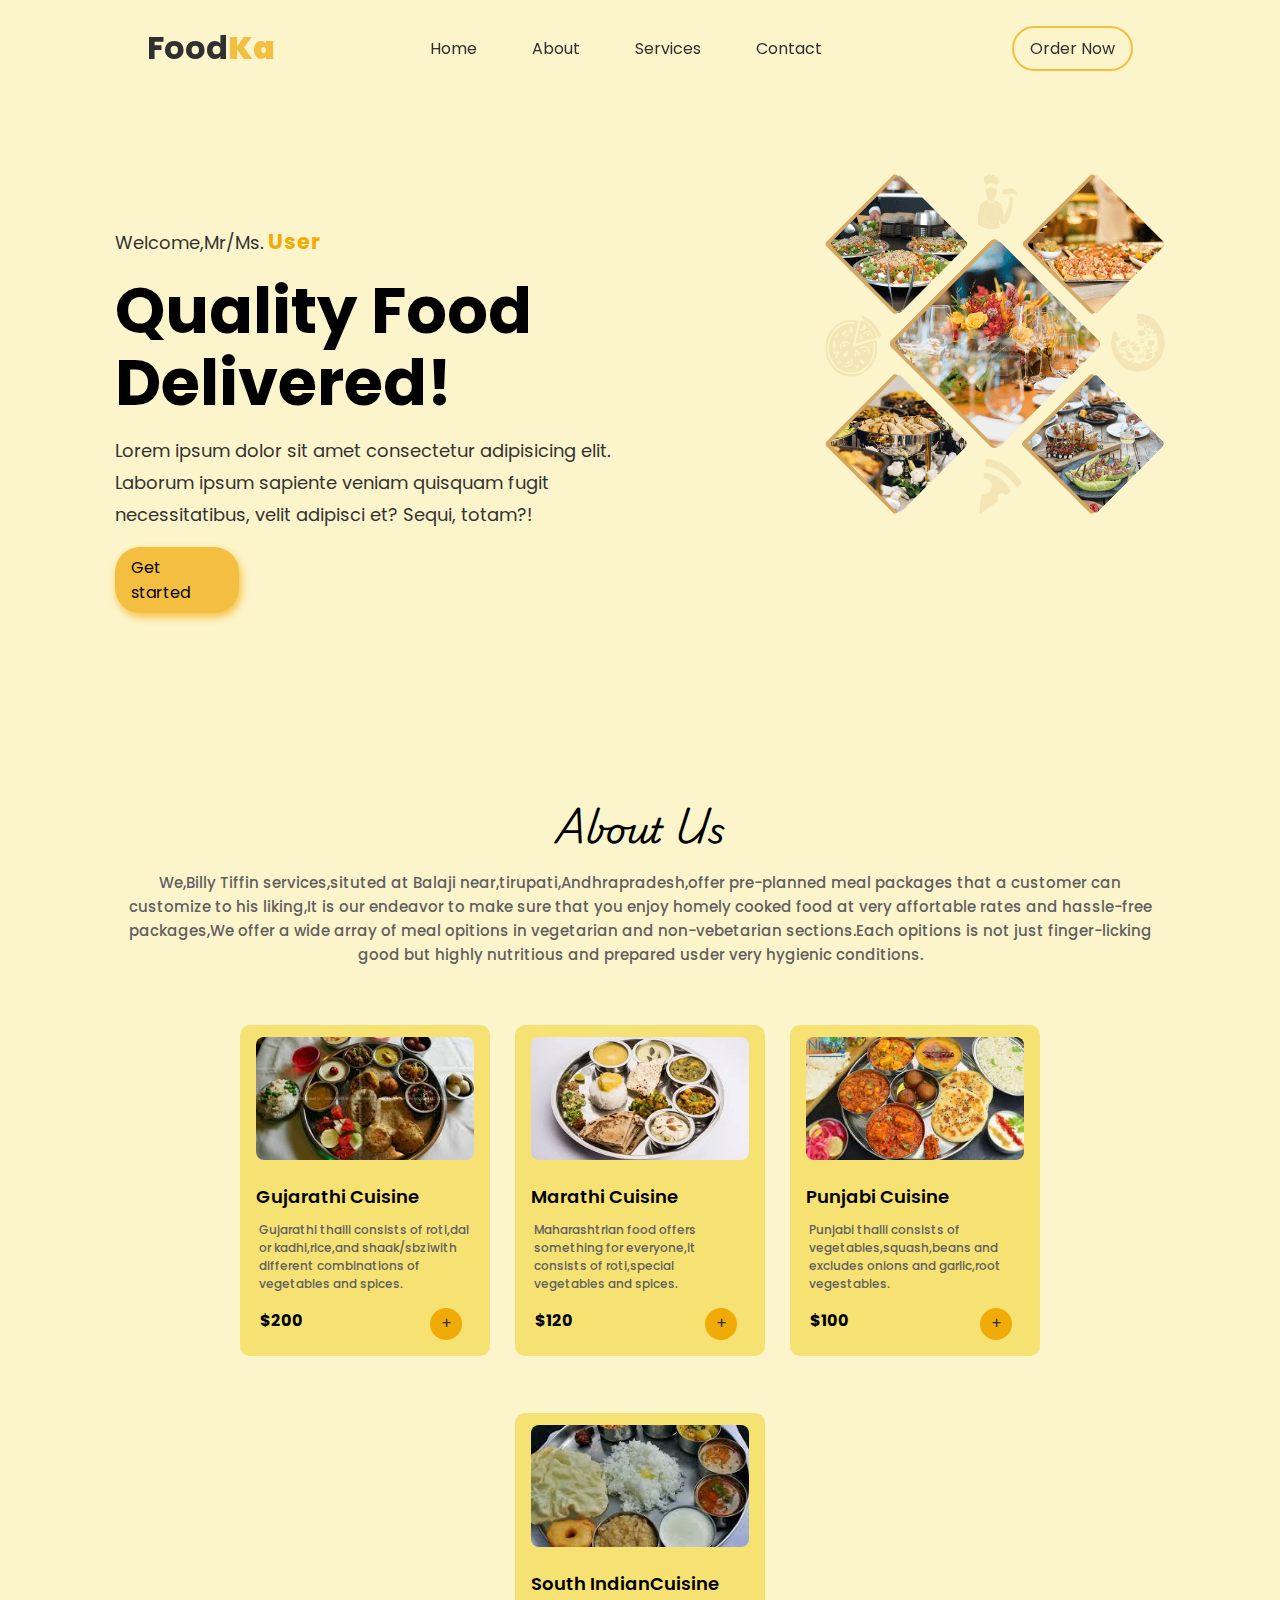
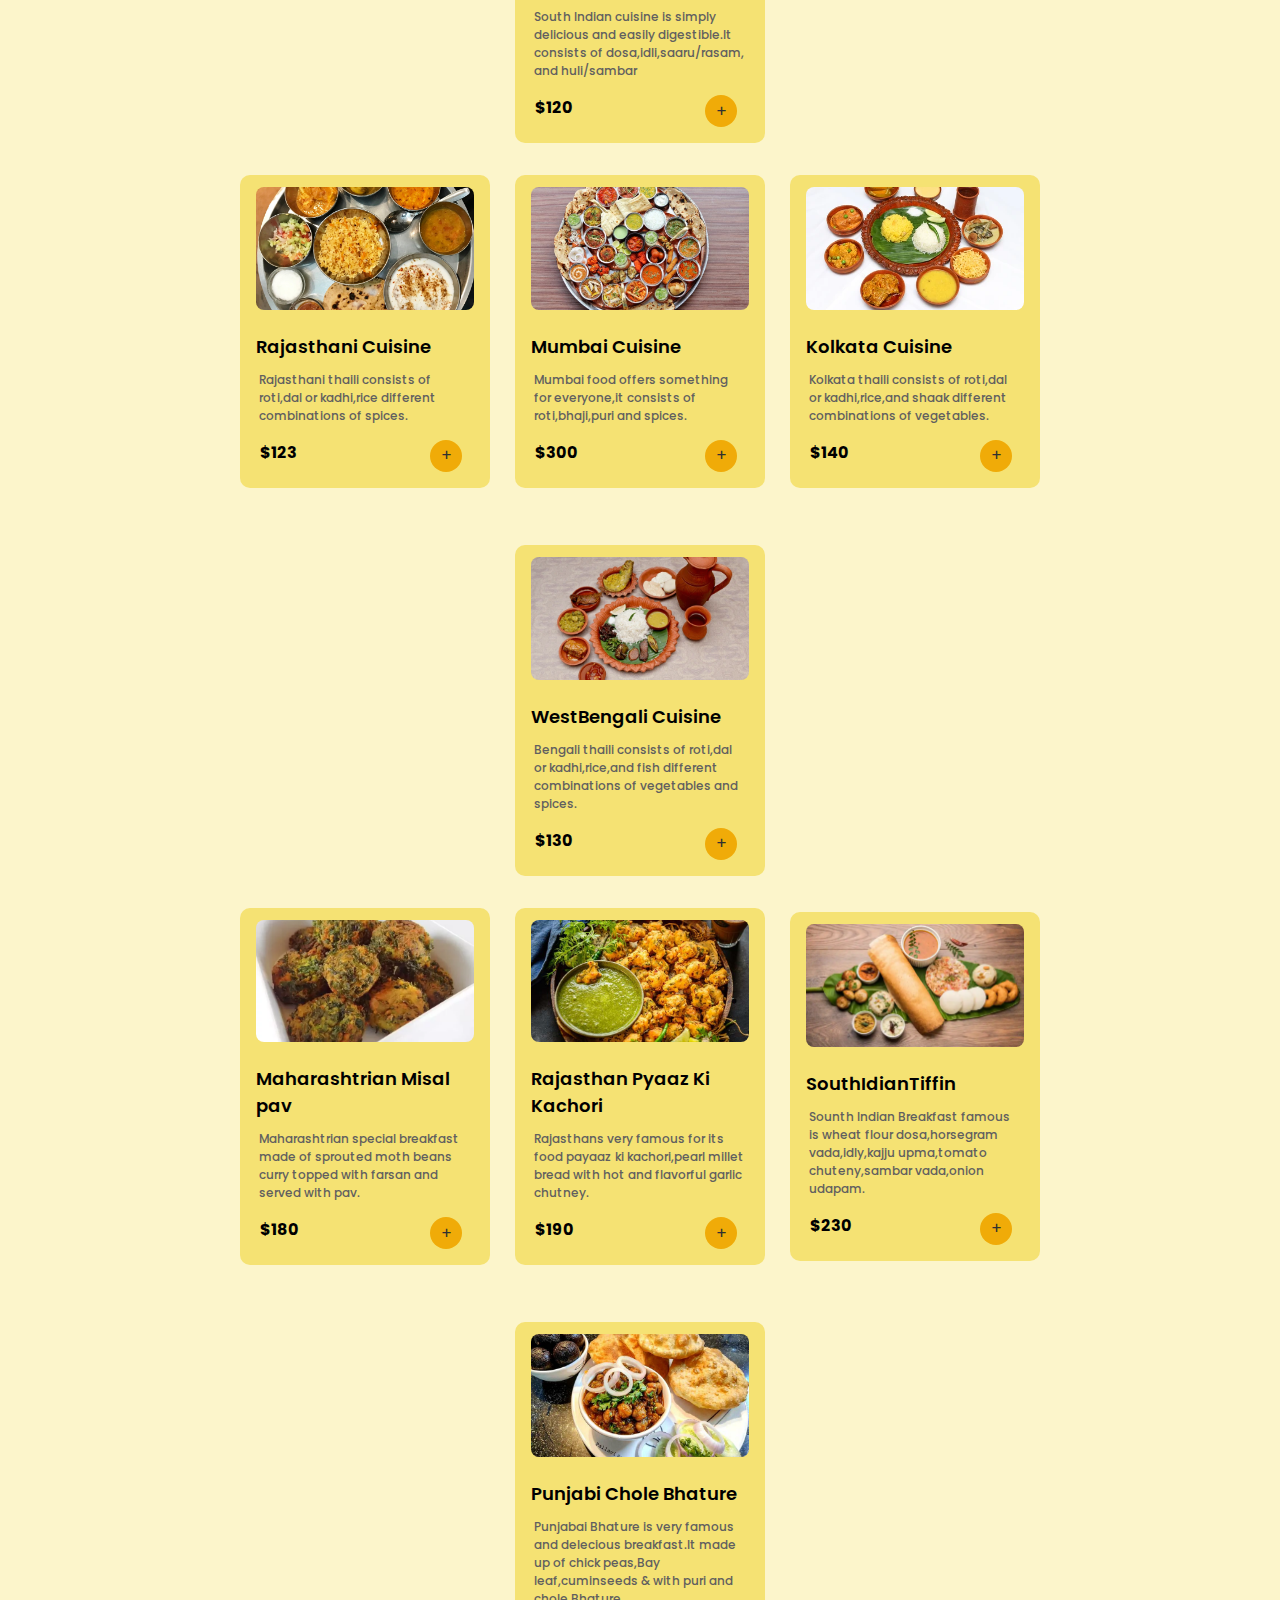
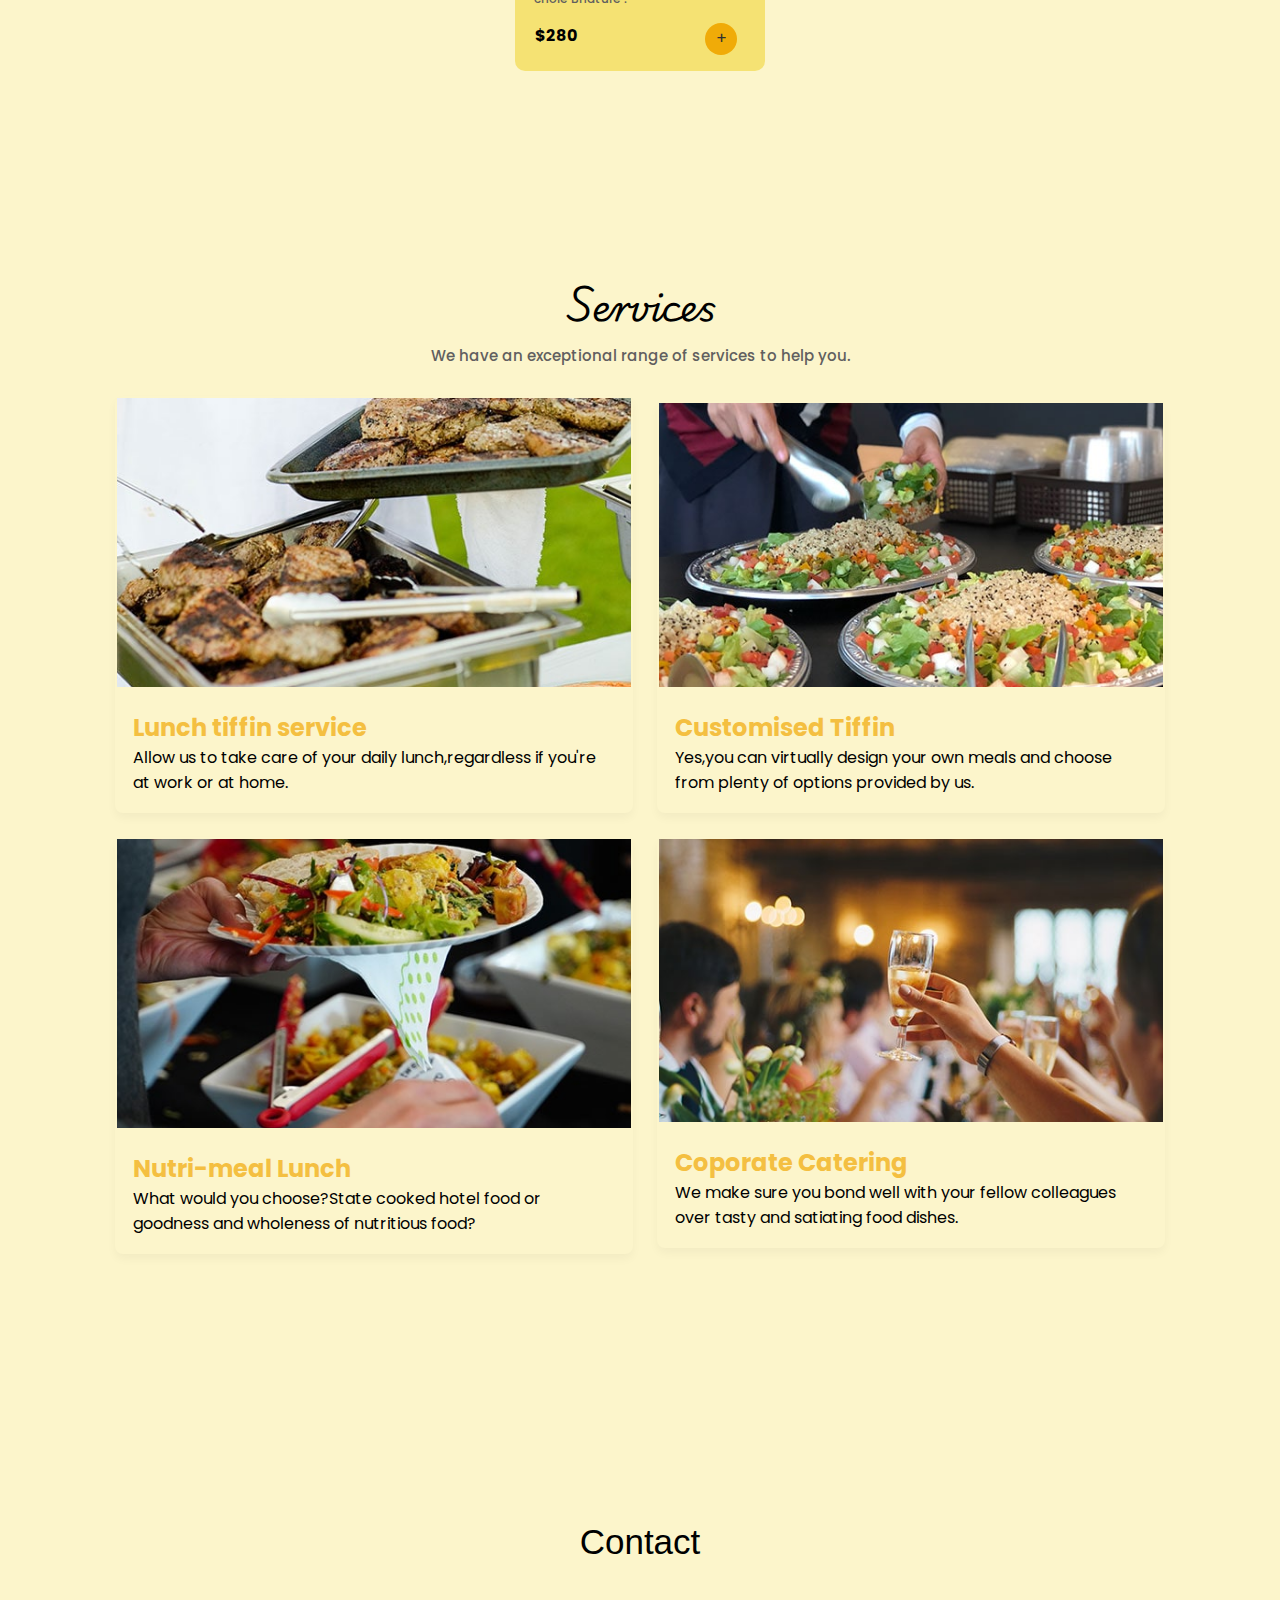
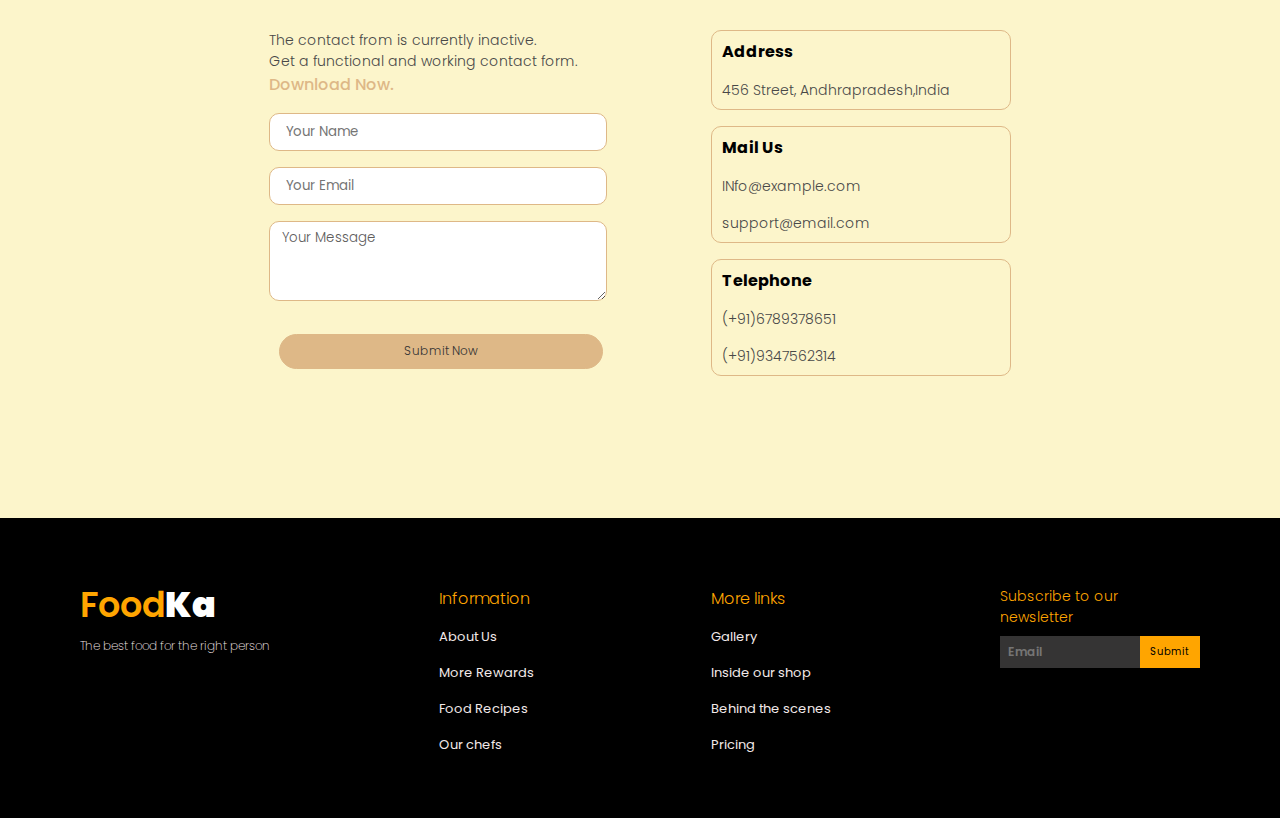
<file: tiffin center/index.html>
<!DOCTYPE html>
<html lang="en">

<head>
  <meta charset="UTF-8">
  <link rel="icon" type="image/x-icon" href="/images/cheif.png">
  <meta name="viewport" content="width=device-width, initial-scale=1.0">
  <title>FoodKa</title>
  <link rel="stylesheet" href="css/style.css">
  <link rel="stylesheet" href="https://cdnjs.cloudflare.com/ajax/libs/font-awesome/4.7.0/css/font-awesome.min.css">
  <link rel="preconnect" href="https://fonts.googleapis.com">
  <link rel="preconnect" href="https://fonts.gstatic.com" crossorigin>
  <link href="https://fonts.googleapis.com/css2?family=Playwrite+AU+VIC:wght@100..400&display=swap" rel="stylesheet">
  <link rel="preconnect" href="https://fonts.googleapis.com">
  <link rel="preconnect" href="https://fonts.gstatic.com" crossorigin>
  <link href="https://fonts.googleapis.com/css2?family=Playwrite+AU+VIC:wght@100..400&family=Poppins:ital,wght@0,100;0,200;0,300;0,400;0,500;0,600;0,700;0,800;0,900;1,100;1,200;1,300;1,400;1,500;1,600;1,700;1,800;1,900&display=swap" rel="stylesheet">
</head>

<body>
  <nav class="navbar">
    <div class="logo">
      <a href="index.html">Food<b>Ka</b></a>
    </div>
    <div class="nav-links">
      <ul>
        <li><a href="index.html">Home</a></li>
        <li><a href="#about">About</a></li>
        <li><a href="#services">Services</a></li>
        <li><a href="#contact">Contact</a></li>
      </ul>
    </div>
    <div class="order">
      <a href="./Login.html">Order Now</a>
    </div>
    <div class="burger hidden">
      <div class="line1"></div>
      <div class="line2"></div>
      <div class="line3"></div>
    </div>
  </nav>
  <section id="home">
    <div class="left">
      <p id="welcome">Welcome,Mr/Ms. <span class="Uname"></span></p>
      <h1>Quality Food <br> Delivered!</h1>
      <p>Lorem ipsum dolor sit amet consectetur adipisicing elit. Laborum ipsum sapiente veniam quisquam fugit necessitatibus, velit adipisci et? Sequi, totam?!</p>
      <a href="./ResCard.html" class="btn">Get started</a>
    </div>
    <div class="right">
      <img src="./images/hero.png" alt="">
    </div>
  </section>
  <section id="about" class="about">
    <div class="abt">
      <h1>About Us</h1>
      <p>We,Billy Tiffin services,situted at Balaji
        near,tirupati,Andhrapradesh,offer pre-planned meal
        packages that a customer can customize to his liking,It
        is our endeavor to make sure that you enjoy homely
        cooked food at very affortable rates and hassle-free
        packages,We offer a wide array of meal opitions in
        vegetarian and non-vebetarian sections.Each opitions is
        not just finger-licking good but highly nutritious and
        prepared usder very hygienic conditions.</p>
    </div>
    <div class="types">
      <div class="row">
        <div class="des" data-name="1">
          <div class="img">
            <img src="./images/o.jpeg">
          </div>
          <h3> Gujarathi Cuisine</h3>
          <p class="intro">Gujarathi thaili consists of roti,dal or
            kadhi,rice,and shaak/sbziwith different combinations
            of vegetables and spices.</p>
          <div class="price">
            <p>$200</p>
            <div>
              <a href="/ResCard.html" class="btn">+</a>
            </div>
          </div>
        </div>
        <div class="des" data-name="2">
          <div class="img">
            <img src="./images/m.jpeg">
          </div>
          <h3>Marathi Cuisine</h3>
          <p class="intro">Maharashtrian food offers something for everyone,it
            consists of roti,special
            vegetables and spices.</p>
          <div class="price">
            <p>$120</p>
            <div>
              <a href="./ResCard.html" class="btn">+</a>
            </div>
          </div>
        </div>
        <div class="des" data-name="3">
          <div class="img">
            <img src="./images/punjabi.jpeg">
          </div>
          <h3>Punjabi Cuisine</h3>
          <p class="intro">Punjabi thalli consists of
            vegetables,squash,beans and
            excludes onions and garlic,root vegestables.</p>
          <div class="price">
            <p>$100</p>
            <div>
              <a href="./ResCard.html" class="btn">+</a>
            </div>
          </div>
        </div>
        <div class="des" data-name="4">
          <div class="img">
            <img src="./images/s.jpeg">
          </div>
          <h3>South IndianCuisine</h3>
          <p class="intro">South Indian cuisine is simply delicious and easily
            digestible.It consists of dosa,idli,saaru/rasam, and
            huli/sambar</p>
          <div class="price">
            <p>$120</p>
            <div>
              <a href="./ResCard.html" class="btn">+</a>
            </div>
          </div>
        </div>
      </div>
      <div class="row">
        <div class="des" data-name="5">
          <div class="img">
            <img src="./images/r.jpeg">
          </div>
          <h3> Rajasthani Cuisine</h3>
          <p class="intro">Rajasthani thaili consists of roti,dal or kadhi,rice
            different combinations of spices.</p>
          <div class="price">
            <p>$123</p>
            <div>
              <a href="./ResCard.html" class="btn">+</a>
            </div>
          </div>
        </div>
        <div class="des" data-name="6">
          <div class="img">
            <img src="./images/mu.jpeg">
          </div>
          <h3>Mumbai Cuisine</h3>
          <p class="intro">Mumbai food offers something for everyone,it consists
            of roti,bhaji,puri
            and spices.</p>
          <div class="price">
            <p>$300</p>
            <div>
              <a href="./ResCard.html" class="btn">+</a>
            </div>
          </div>
        </div>
        <div class="des" data-name="7">
          <div class="img">
            <img src="./images/kal.webp">
          </div>
          <h3> Kolkata Cuisine</h3>
          <p class="intro">Kolkata thaili consists of roti,dal or kadhi,rice,and
            shaak different combinations of vegetables.</p>
          <div class="price">
            <p>$140</p>
            <div>
              <a href="./ResCard.html" class="btn">+</a>
            </div>
          </div>
        </div>
        <div class="des" data-name="8">
          <div class="img">
            <img src="./images/ben.webp">
          </div>
          <h3> WestBengali Cuisine</h3>
          <p class="intro">Bengali thaili consists of roti,dal or kadhi,rice,and
            fish different combinations of vegetables and
            spices.</p>
          <div class="price">
            <p>$130</p>
            <div>
              <a href="./ResCard.html" class="btn">+</a>
            </div>
          </div>
        </div>
      </div>
      <div class="row">
        <div class="des" data-name="9">
          <div class="img">
            <img src="./images/main.WEBP">
          </div>
          <h3>Maharashtrian Misal pav</h3>
          <p class="intro">Maharashtrian special breakfast made of sprouted moth
            beans curry topped with farsan and
            served with pav.</p>
          <div class="price">
            <p>$180</p>
            <div>
              <a href="./ResCard.html" class="btn">+</a>
            </div>
          </div>
        </div>
        <div class="des" data-name="10">
          <div class="img">
            <img src="./images/mango.jpeg">
          </div>
          <h3>Rajasthan Pyaaz Ki Kachori</h3>
          <p class="intro">Rajasthans very famous for its food payaaz ki
            kachori,pearl millet bread with hot and flavorful
            garlic chutney.</p>
          <div class="price">
            <p>$190</p>
            <div>
              <a href="./ResCard.html" class="btn">+</a>
            </div>
          </div>
        </div>
        <div class="des" data-name="11">
          <div class="img">
            <img src="./images/south.webp">
          </div>
          <h3>SouthIdianTiffin</h3>
          <p class="intro">Sounth Indian Breakfast famous is wheat flour
            dosa,horsegram vada,idly,kajju upma,tomato
            chuteny,sambar vada,onion udapam.</p>
          <div class="price">
            <p>$230</p>
            <div>
              <a href="./ResCard.html" class="btn">+</a>
            </div>
          </div>
        </div>
        <div class="des" data-name="12">
          <div class="img">
            <img src="./images/chole.jpeg">
          </div>
          <h3>Punjabi Chole Bhature</h3>
          <p class="intro">Punjabai Bhature is very famous and delecious
            breakfast.It made up of chick peas,Bay
            leaf,cuminseeds & with puri and chole Bhature .</p>
          <div class="price">
            <p>$280</p>
            <div>
              <a href="./ResCard.html" class="btn">+</a>
            </div>
          </div>
        </div>
      </div>
      <div class="products-preview">
        <div class="preview target" active="1">
          <i class="fa fa-close"></i>
          <img src="./images/o.jpeg">
          <h3> Gujarathi Cuisine</h3>
          <div class="stars">
            <i class="fa fa-star"></i>
            <i class="fa fa-star"></i>
            <i class="fa fa-star"></i>
            <i class="fa fa-star"></i>
            <i class="fa fa-star-half-o"></i>
          </div>
          <div class="price">$200</div>
          <div class="pricebtn">
            <button class="buy">Buy Now</button>
            <button class="cart">Add to cart</button>
          </div>
        </div>
        <div class="preview target" active="2">
          <i class="fa fa-close"></i>
          <img src="./images/m.jpeg" />
          <h3> Maharastrian Cuisine</h3>
          <div class="stars">
            <i class="fa fa-star"></i>
            <i class="fa fa-star"></i>
            <i class="fa fa-star"></i>
            <i class="fa fa-star"></i>
            <i class="fa fa-star-half-o"></i>
          </div>
          <div class="price">$250</div>
          <div class="pricebtn">
            <button class="buy">Buy Now</button>
            <button class="cart">Add to cart</button>
          </div>
        </div>
        <div class="preview target" active="3">
          <i class="fa fa-close"></i>
          <img src="./images/punjabi.jpeg">
          <h3> Punjabi Cuisine</h3>
          <div class="stars">
            <i class="fa fa-star"></i>
            <i class="fa fa-star"></i>
            <i class="fa fa-star"></i>
            <i class="fa fa-star"></i>
            <i class="fa fa-star-half-o"></i>
          </div>
          <div class="price">$150</div>
          <div class="pricebtn">
            <button class="buy">Buy Now</button>
            <button class="cart">Add to cart</button>
          </div>
        </div>
        <div class="preview target" active="4">
          <i class="fa fa-close"></i>
          <img src="./images/s.jpeg">
          <h3> South Indian Cuisine</h3>
          <div class="stars">
            <i class="fa fa-star"></i>
            <i class="fa fa-star"></i>
            <i class="fa fa-star"></i>
            <i class="fa fa-star"></i>
            <i class="fa fa-star-half-o"></i>
          </div>
          <div class="price">$350</div>
          <div class="pricebtn">
            <button class="buy">Buy Now</button>
            <button class="cart">Add to cart</button>
          </div>
        </div>
        <div class="preview target" active="5">
          <i class="fa fa-close"></i>
          <img src="./images/r.jpeg">
          <h3> Rajasthani Cuisine</h3>
          <div class="stars">
            <i class="fa fa-star"></i>
            <i class="fa fa-star"></i>
            <i class="fa fa-star"></i>
            <i class="fa fa-star"></i>
            <i class="fa fa-star-half-o"></i>
          </div>
          <div class="price">$350</div>
          <div class="pricebtn">
            <button class="buy">Buy Now</button>
            <button class="cart">Add to cart</button>
          </div>
        </div>
        <div class="preview target" active="6">
          <i class="fa fa-close"></i>
          <img src="./images/mu.jpeg">
          <h3> Mumbai Cuisine</h3>
          <div class="stars">
            <i class="fa fa-star"></i>
            <i class="fa fa-star"></i>
            <i class="fa fa-star"></i>
            <i class="fa fa-star"></i>
            <i class="fa fa-star-half-o"></i>
          </div>
          <div class="price">$250</div>
          <div class="pricebtn">
            <button class="buy">Buy Now</button>
            <button class="cart">Add to cart</button>
          </div>
        </div>
        <div class="preview target" active="7">
          <i class="fa fa-close"></i>
          <img src="./images/kal.webp">
          <h3> Kolkata Cuisine</h3>
          <div class="stars">
            <i class="fa fa-star"></i>
            <i class="fa fa-star"></i>
            <i class="fa fa-star"></i>
            <i class="fa fa-star"></i>
            <i class="fa fa-star-half-o"></i>
          </div>
          <div class="price">$180</div>
          <div class="pricebtn">
            <button class="buy">Buy Now</button>
            <button class="cart">Add to cart</button>
          </div>
        </div>
        <div class="preview target" active="8">
          <i class="fa fa-close"></i>
          <img src="./images/ben.webp">
          <h3> Westbengali Cuisine</h3>
          <div class="stars">
            <i class="fa fa-star"></i>
            <i class="fa fa-star"></i>
            <i class="fa fa-star"></i>
            <i class="fa fa-star"></i>
            <i class="fa fa-star-half-o"></i>
          </div>
          <div class="price">$350</div>
          <div class="pricebtn">
            <button class="buy">Buy Now</button>
            <button class="cart">Add to cart</button>
          </div>
        </div>
        <div class="preview target" active="9">
          <i class="fa fa-close"></i>
          <img src="./images/r.jpeg">
          <h3> Rajasthani Cuisine</h3>
          <div class="stars">
            <i class="fa fa-star"></i>
            <i class="fa fa-star"></i>
            <i class="fa fa-star"></i>
            <i class="fa fa-star"></i>
            <i class="fa fa-star-half-o"></i>
          </div>
          <div class="price">$350</div>
          <div class="pricebtn">
            <button class="buy">Buy Now</button>
            <button class="cart">Add to cart</button>
          </div>
        </div>
        <div class="preview target" active="10">
          <i class="fa fa-close"></i>
          <img src="./images/mango.jpeg">
          <h3> Rajasthani Cuisine</h3>
          <div class="stars">
            <i class="fa fa-star"></i>
            <i class="fa fa-star"></i>
            <i class="fa fa-star"></i>
            <i class="fa fa-star"></i>
            <i class="fa fa-star-half-o"></i>
          </div>
          <div class="price">$350</div>
          <div class="pricebtn">
            <button class="buy">Buy Now</button>
            <button class="cart">Add to cart</button>
          </div>
        </div>
        <div class="preview target" active="11">
          <i class="fa fa-close"></i>
          <img src="./images/south.webp">
          <h3> Rajasthani Cuisine</h3>
          <div class="stars">
            <i class="fa fa-star"></i>
            <i class="fa fa-star"></i>
            <i class="fa fa-star"></i>
            <i class="fa fa-star"></i>
            <i class="fa fa-star-half-o"></i>
          </div>
          <div class="price">$350</div>
          <div class="pricebtn">
            <button class="buy">Buy Now</button>
            <button class="cart">Add to cart</button>
          </div>
        </div>
        <div class="preview target" active="12">
          <i class="fa fa-close"></i>
          <img src="./images/chole.jpeg">
          <h3> Rajasthani Cuisine</h3>
          <div class="stars">
            <i class="fa fa-star"></i>
            <i class="fa fa-star"></i>
            <i class="fa fa-star"></i>
            <i class="fa fa-star"></i>
            <i class="fa fa-star-half-o"></i>
          </div>
          <div class="price">$350</div>
          <div class="pricebtn">
            <button class="buy">Buy Now</button>
            <button class="cart">Add to cart</button>
          </div>
        </div>
      </div>
    </div>
  </section>
  <section id="services" class="services">
    <div class="serve">
      <h1>Services</h1>
      <h6>We have an exceptional range of services to help
        you.</h6>
      <div class="content">
        <div class="row">
          <div class="desc">
            <div class="imgs">
              <img src="./images/event-1.jpg">
            </div>
            <div class="desc-content">
              <h3>Lunch tiffin service</h3>
              <p>Allow us to take care of your daily
                lunch,regardless if you're at work or at
                home.</p>
            </div>
          </div>
          <div class="desc">
            <div class="imgs">
              <img src="./images/event-2.jpg">
            </div>
            <div class="desc-content">
              <h3>Nutri-meal Lunch</h3>
              <p>What would you choose?State cooked hotel food or
                goodness and wholeness of nutritious food?</p>
            </div>
          </div>
        </div>
        <div class="row">
          <div class="desc">
            <div class="imgs">
              <img src="./images/event-3.jpg">
            </div>
            <div class="desc-content">
              <h3>Customised Tiffin</h3>
              <p>Yes,you can virtually design your own meals and
                choose from plenty of options provided by
                us.</p>
            </div>
          </div>
          <div class="desc">
            <div class="imgs">
              <img src="./images/event-4.jpg">
            </div>
            <div class="desc-content">
              <h3>Coporate Catering</h3>
              <p>We make sure you bond well with your fellow
                colleagues over tasty and satiating food
                dishes.</p>
            </div>
          </div>
        </div>
      </div>
    </div>
    </div>
  </section>
  <!--contact-->
  <section class="contact" id="contact">
    <h1>Contact</h1>
    <div class="container">
      <div class="mats">
        <div class="con">
          <p>The contact from is currently inactive.<br>Get a functional and working contact form.</p>
          <b>Download Now.</b><br>
          <input type="text" placeholder="Your Name"><br>
          <input type="text" placeholder="Your Email"><br>
          <textarea name="Your Message" id="text">Your Message</textarea><br>
          <button id="btn">Submit Now</button>
        </div>
        <div class="con">
          <fieldset>
            <h4>Address</h4>
            <p>456 Street, Andhrapradesh,India</p>
          </fieldset>
          <fieldset>
            <h4>Mail Us</h4>
            <p>INfo@example.com</p>
            <p>support@email.com</p>
          </fieldset>
          <fieldset>
            <h4>Telephone</h4>
            <p>(+91)6789378651</p>
            <p>(+91)9347562314</p>
          </fieldset>
        </div>
      </div>
    </div>
  </section>
  <!--footer-->
  <footer>
    <div class="foo">
      <h2>Food<b>Ka</b></h2>
      <h6>The best food for the right person</h6>
    </div>
    <div class="foo">
      <ul>
        <h4>Information</h4>
        <li>About Us</li>
        <li>More Rewards</li>
        <li>Food Recipes</li>
        <li>Our chefs</li>
      </ul>
    </div>
    <div class="foo">
      <ul>
        <h4>More links</h4>
        <li>Gallery</li>
        <li>Inside our shop</li>
        <li>Behind the scenes</li>
        <li>Pricing</li>
      </ul>
    </div>
    <div class="foo">
      <h5>Subscribe to our<br>newsletter</h5>
      <div class="sign">
        <input type="text" placeholder="Email">
        <button>Submit</button>
      </div>
    </div>
  </footer>
  <script src="./js/script.js"></script>
</body>

</html>
</file>
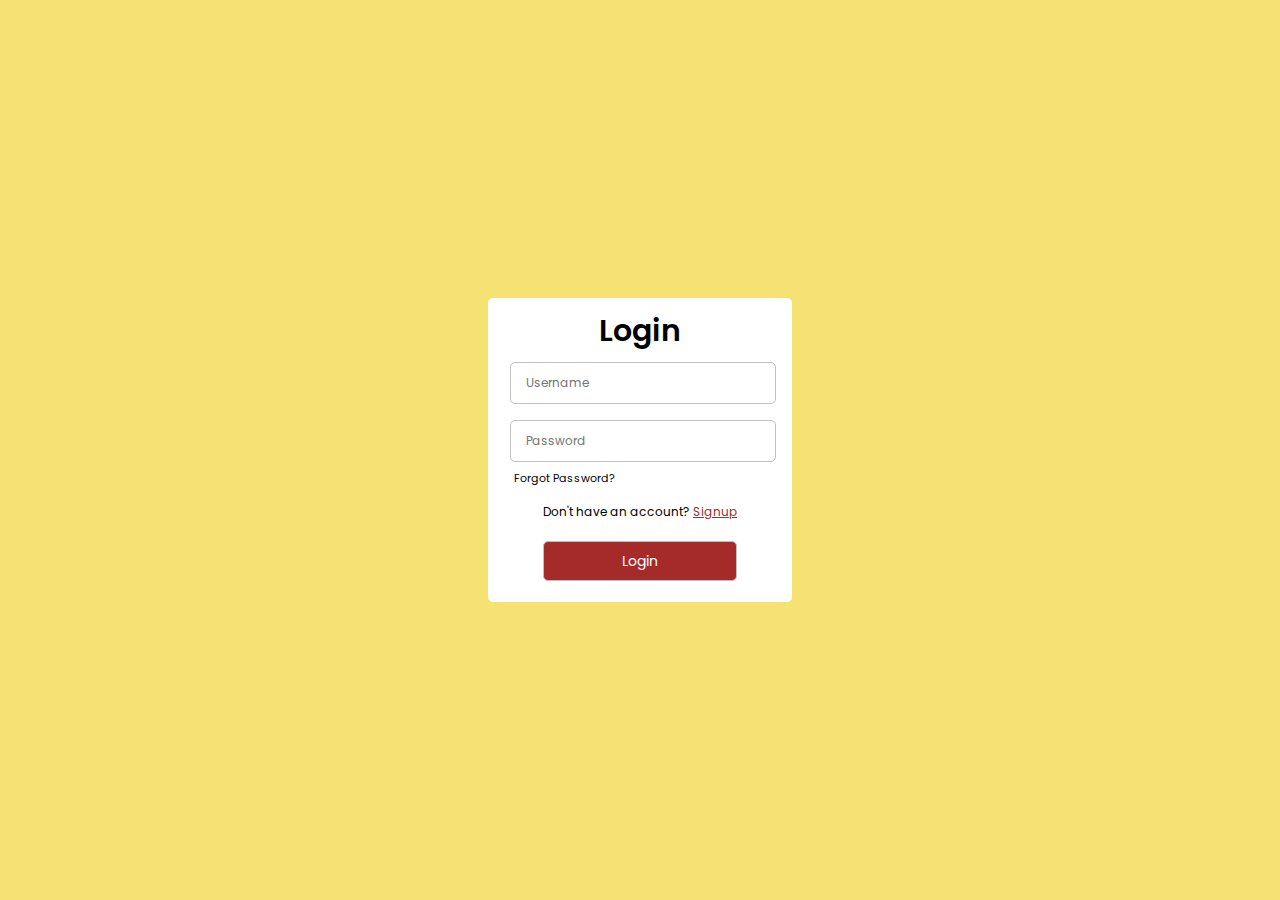
<file: tiffin center/Login.html>
<!DOCTYPE html>
<html lang="en">

<head>
  <meta charset="UTF-8">
  <meta name="viewport" content="width=device-width, initial-scale=1.0">
  <title>Document</title>
  <link rel="stylesheet" href="./css/login.css">
  <link rel="preconnect" href="https://fonts.googleapis.com">
  <link rel="preconnect" href="https://fonts.gstatic.com" crossorigin>
  <link href="https://fonts.googleapis.com/css2?family=Poppins:ital,wght@0,100;0,200;0,300;0,400;0,500;0,600;0,700;0,800;0,900;1,100;1,200;1,300;1,400;1,500;1,600;1,700;1,800;1,900&display=swap" rel="stylesheet">
</head>

<body>
  <div class="container forms">
    <div class="center">
      <h1>Login</h1>
      <form id="LoginForm">
        <div class="inputs">
          <div class="text">
            <input type="text" placeholder="Username" id="username">
          </div>
          <div class="text">
            <input type="password" placeholder="Password" id="password">
          </div>
        </div>
        <div class="span">Forgot Password?</div>
        <div class="signup">
          <span class="signup">Don't have an account?
            <a href="sign.html">Signup</a>
          </span>
        </div>
        <div class="btn-fields">
          <button type="submit" id="LoginBtn">Login</button>
        </div>
      </form>
    </div>
  </div>

  <script>
    // Login Form
    document.querySelector('#LoginForm').addEventListener('submit', (e) => {
      e.preventDefault();

      const Username = document.querySelector('#username').value;
      const Password = document.querySelector('#password').value;

      if (Username === '' || Password === '') {
        alert('Please fill in all fields');
      } else {
        console.log(Username, Password);
        const storedUsername = localStorage.getItem('username');
        const storedPassword = localStorage.getItem('password');

        if (Username === storedUsername && Password === storedPassword) {
          alert('Login Successful');
          window.location.href = './index.html';
        } else {
          alert('Invalid username or password');
        }
      }
    });
  </script>
</body>

</html>
</file>
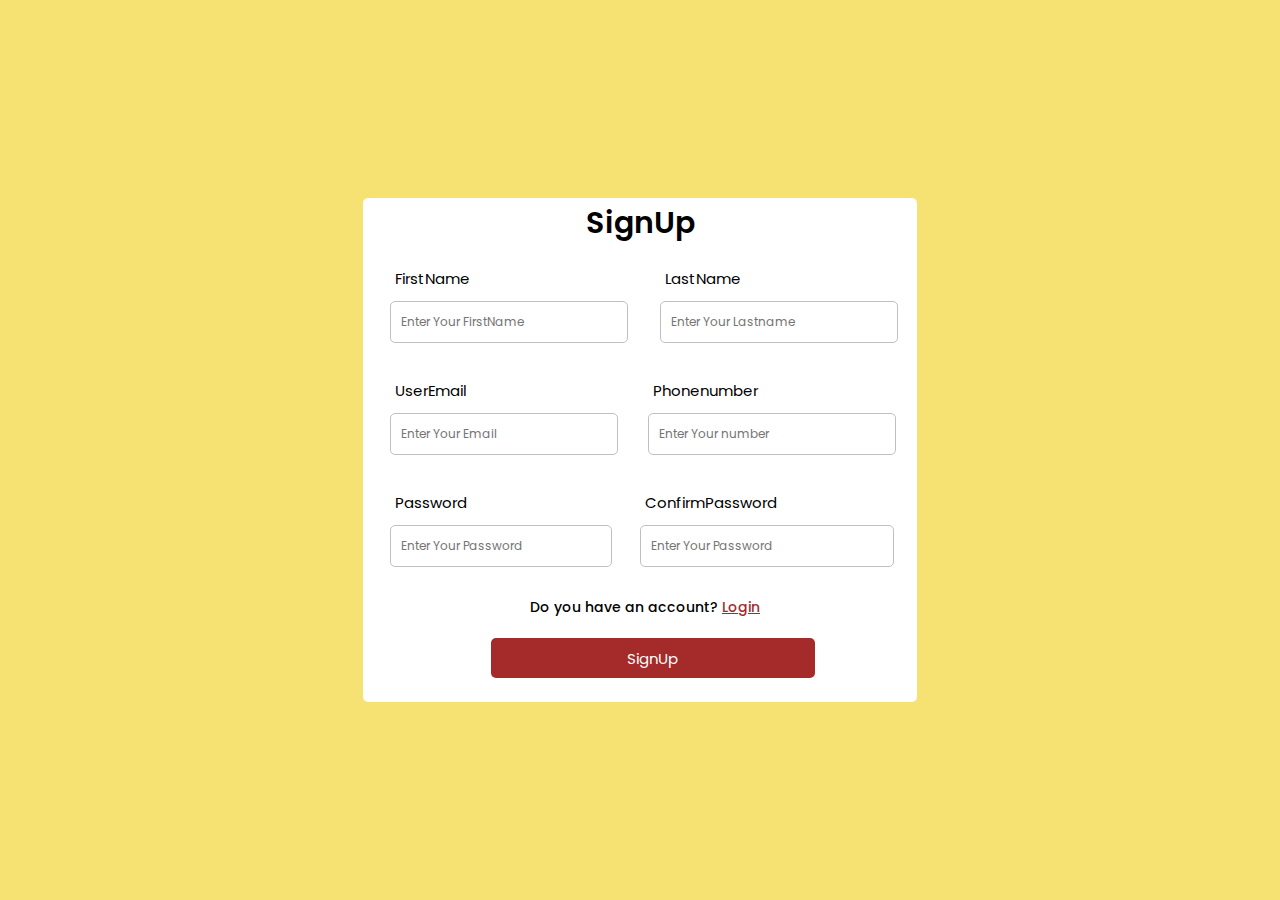
<file: tiffin center/sign.html>
<!DOCTYPE html>
<html lang="en">

<head>
  <meta charset="UTF-8">
  <meta name="viewport" content="width=device-width, initial-scale=1.0">
  <title>Document</title>
  <link rel="stylesheet" href="./css/sign.css">
  <link rel="preconnect" href="https://fonts.googleapis.com">
  <link rel="preconnect" href="https://fonts.gstatic.com" crossorigin>
  <link href="https://fonts.googleapis.com/css2?family=Poppins:ital,wght@0,100;0,200;0,300;0,400;0,500;0,600;0,700;0,800;0,900;1,100;1,200;1,300;1,400;1,500;1,600;1,700;1,800;1,900&display=swap" rel="stylesheet">
</head>

<body>
  <div class="containers">
    <div class="centers">
      <h1>SignUp</h1>
      <form id="signupForm">
        <div class="row">
          <div class="texts">
            <span>FirstName</span>
            <input type="text" id="firstname" placeholder="Enter Your FirstName">
          </div>
          <div class="texts">
            <span>LastName</span>
            <input type="text" id="lastname" placeholder="Enter Your Lastname">
          </div>

        </div>
        <div class="row">
          <div class="texts">
            <span>UserEmail</span>
            <input type="text" id="email" placeholder="Enter Your Email">
          </div>
          <div class="texts">
            <span>Phonenumber</span>
            <input type="tel" id="phonenumber" pattern="[0-9]{10}" placeholder="Enter Your number">
          </div>
        </div>
        <div class="row">
          <div class="texts">
            <span>Password</span>
            <input type="password" id="password" placeholder="Enter Your Password">
          </div>
          <div class="texts">
            <span>ConfirmPassword</span>
            <input type="password" id="cpassword" placeholder="Enter Your Password">
          </div>
        </div>
        <div class="signup">
          <span class="signup">Do you have an account?
            <a href="./Login.html">Login</a>
          </span>
        </div>
        <div class="btn-field">
          <button type="submit" id="signupBtn">SignUp</button>
        </div>
      </form>
    </div>
  </div>
  </div>
  <script>
    // Signup Form
    document.querySelector('#signupBtn').addEventListener('click', (e) => {
      e.preventDefault();

      const fname = document.querySelector('#firstname').value;
      const lname = document.querySelector('#lastname').value;
      const email = document.querySelector('#email').value;
      const number = document.querySelector('#phonenumber').value;
      const pwd = document.querySelector('#password').value;
      const Cpwd = document.querySelector('#cpassword').value;

      if (fname === '' || lname === '' || email === '' || number === '' || pwd === '' || Cpwd === '') {
        alert("Fill all the Fields");
      } else if (pwd !== Cpwd) {
        alert("Password does not match");
      } else {
        console.log("Successfully Signed up");
        const username = fname + " " + lname;
        localStorage.setItem('username', username);
        localStorage.setItem('password', pwd);
        window.location.href = './Login.html';
      }
    });
  </script>
</body>

</html>
</file>
<file: tiffin center/css/style.css>
* {
    font-family: "Playwrite AU VIC", cursive;
    font-family: "poppins", sans-serif;
    margin: 0;
    padding: 0;
    box-sizing: border-box;
}

a {
    text-decoration: none;
    color: #303030;
}

body {
    background-color: #fcf5cb;
    overflow-x: hidden;
}

html {
    scroll-behavior: smooth;
}

.Uname {
    font-size: 21px;
    font-weight: 700;
    letter-spacing: 1px;
    color: #f0ab08;
}

.navbar {
    margin: 12px 2px 0px 2px;
    display: flex;
    justify-content: space-evenly;
    align-items: center;
    height: 72px;
    box-shadow: 2px 4px #fcf5cb;
    background: #fcf5cb;
    position: sticky;
    top: 0;
    z-index: 1000;
}

.navbar.sticky {
    box-shadow: 0px 2px 4px rgba(0, 0, 0, 0.45);
}

.navbar .logo a {
    font-size: 32px;
    font-weight: 700;
}

.navbar .logo a b {
    color: #f4bf41;
}

.nav-links ul {
    display: flex;
    justify-content: center;
    align-items: center;
    list-style: none;
}

.nav-links ul li {
    text-decoration: none;
    padding: 10px;
    list-style: none;
    padding-right: 45px;
}

.nav ul li a {
    text-decoration: none;
    color: black;
    font-family: "poppins", sans-serif;
    font-weight: 500;
    font-size: 18px;
    text-transform: uppercase;
    transition: all .3s ease;

}

.nav-links ul li a:hover {
    color: brown;
}

.navbar .order a {
    display: flex;
    align-items: center;
    gap: 8px;
    border: 2px solid #f4bf41;
    border-radius: 24px;
    padding: 8px 16px;
    font-size: 16px;
    transition: all .3s ease;
}


.navbar .order a:hover {
    background: #f4bf41;
    color: #303030;
}

section {
    width: 100%;
    padding: 90px 9%;
}

#home {
    display: flex;
    gap: 20%;
}

#home .left {
    display: flex;
    flex-direction: column;
    gap: 16px;
    padding-top: 52px;
}

#home .left h1 {
    font-size: 64px;
    line-height: 72px;
}

#home .left p {
    font-size: 18px;
    width: 500px;
    color: #333;
    line-height: 32px;
    text-align: left;
}

#home .left a {
    background: #f4bf41;
    width: 124px;
    padding: 8px 16px;
    border-radius: 25px;
    font-size: 16px;
    color: #000;
    box-shadow: 2px 4px 8px #f4bf41;
}

#home .right img {
    width: 100%;
}

#about .types {
    margin-top: 16px;
}

#about .types .row {
    display: flex;
    flex-wrap: wrap;
    align-items: center;
    justify-content: center;
    gap: 25px;
}

.types h1 {
    text-align: center;
    padding-top: 70px;
    font-size: 35px;
}

.des {
    margin-top: 32px;
    background-color: rgb(245, 226, 115);
    width: 250px;
    border-radius: 10px;
    padding: 12px 16px;
}

.des .img img {
    width: 100%;
    aspect-ratio: 16/9;
    border-radius: 8px;
    object-fit: cover;
}

.des h3 {
    font-size: 18px;
    font-weight: 600;
    text-align: left;
    font-family: "poppins", sans-serif;
    margin: 16px auto 8px;
}

.des .intro {
    font-size: 12px;
    text-align: left;
    font-weight: 500;
    font-family: "poppins", sans-serif;
    padding: 3px;
    color: rgb(97, 95, 95);
}

.des .price {
    display: flex;
    justify-content: space-between;
    margin: 12px 12px 4px 4px;
}

.des .price p {
    font-size: 16px;
    font-weight: bold;
}

.des .price a {
    background-color: #f0ab08;
    border-radius: 50%;
    display: flex;
    justify-content: center;
    align-items: center;
    padding: 4px 8px;
    height: 32px;
    width: 32px;
}

.products-preview {
    position: fixed;
    top: 0;
    left: 0;
    min-height: 100vh;
    width: 100%;
    display: none;
    justify-content: center;
    align-items: center;
}

.products-preview .preview {
    display: none;
    padding: 7px;
    text-align: center;
    position: relative;
    margin: 15px;
    width: 250px;
    background-color: rgb(245, 226, 115);
    border-radius: 10px;
}

.products-preview .preview .target {
    display: inline-block;
}

.products-preview .preview img {
    height: 80px;
    margin-right: 40px;
}

.products-preview .preview .fa-close {
    position: absolute;
    top: 16px;
    right: 24px;
    cursor: pointer;
    font-size: 25px;
}

.products-preview .preview .fa-close:hover {
    transform: rotate(90deg);
}

.products-preview .preview h3 {
    font-family: "Playwrite AU VIC", cursive;
    padding: 20px 0;
    font-size: 18px;
}

.products-preview .preview .stars i {
    padding: 3px 0;
    color: brown;
}

.products-preview .preview .price {
    padding: 7px 0;
    font-size: 15px;
    color: brown;
}

.products-preview .preview .pricebtn {
    display: inline;
    gap: 7px;
    margin-top: 5px;
    align-items: center;
}

.products-preview .preview .pricebtn button {
    padding: 5px;
    font-size: 14px;
    color: brown;
    border: 1px solid brown;
    border-radius: 10px;
}

.products-preview .preview .pricebtn .cart {
    background: brown;
    color: white;
}

.products-preview .preview .pricebtn .buy:hover {
    background: brown;
    color: white;
}


.hi {
    margin-top: 10%;
    background-image: url(./images/tiffin.jpeg);
    background-repeat: no-repeat;
    background-size: cover;
    height: 230px;
    width: 85%;
    margin-left: 5%;
    border-radius: 10px;
}

.hi h2 {
    padding-top: 25px;
    margin-left: 40px;
    font-size: 45px;
    font-family: "Playwrite AU VIC", cursive;
}

.hi p {
    margin-left: 40px;
    font-size: 23px;
    font-family: "poppins", sans-serif;
    text-transform: capitalize;
    padding: 5px;
    line-height: 1.5;
    color: rgb(97, 95, 95);
    font-weight: 500;
}

.serve h1 {
    text-align: center;
    margin-top: 20px;
    font-size: 35px;
    font-family: "Playwrite AU VIC", cursive;
}

.serve h6 {
    text-align: center;
    font-size: 15px;
    font-family: "poppins", sans-serif;
    font-weight: 500;
    padding: 5px;
    color: rgb(97, 95, 95);
}

.serve .content {
    display: flex;
    align-items: center;
    gap: 24px;
    margin-top: 24px;
}

.serve .row {
    display: flex;
    flex-direction: column;
    gap: 24px;
}


.desc {
    background: #fcf5cb;
    border-radius: 8px;
    box-shadow: 0px 5px 10px rgba(0, 0, 0, 0.04);
    list-style: none;
    cursor: pointer;
    text-decoration: none;
    border: 2px solid transparent;
    transition: all 0.5s ease;
}

.desc:hover {
    box-shadow: 0 8px 16px 0 rgba(0, 0, 0, 0.2);
}

.desc .imgs img {
    width: 100%;
    aspect-ratio: 16/9;
    object-fit: cover;
}

.desc .desc-content {
    padding: 16px;
}

.desc-content h3 {
    font-size: 24px;
    color: #f4bf41;
}

.abt h1 {
    text-align: center;
    font-size: 35px;
    font-family: "Playwrite AU VIC", cursive;
}

.abt p {
    font-size: 15px;
    text-align: center;
    font-weight: 500;
    font-family: "poppins", sans-serif;
    color: rgb(97, 95, 95);
    line-height: 1.6;
    padding: 10px;
}

.gal h1 {
    padding-top: 20%;
    text-align: center;
    font-size: 35px;
    font-family: "Playwrite AU VIC", cursive;
}

.desc1 {
    display: flex;
    gap: 30px;
    align-items: center;
    justify-content: center;
}

.desc1 .imgs img {
    width: 300px;
    height: 250px;
    border-radius: 10px;
    margin-left: 5px;
}

.hi1 {
    background-image: url(./images/netural.jpeg);
    margin-top: 70px;
    height: 300px;
    width: 90%;
    margin-left: 5%;
    border-radius: 10px;
}

.hi1 h2 {
    text-align: center;
    font-size: 35px;
    font-family: "Playwrite AU VIC", cursive;
    padding-top: 50px;
}

span {
    color: brown;
    font-size: 35px;
}

/* p {
    text-align: center;
    padding: 0px;
    font-size: 14px;
    font-family: "poppins", sans-serif;
    color: rgb(132, 130, 130);
} */

strong {
    font-size: 35px;
}

.contact {
    margin-top: 72px;
}

.contact h1 {
    text-align: center;
    font-size: 35px;
    font-family: "Playwrite AU VIC", "cursive";
    padding-top: 50px;
}

.container {
    display: flex;
    flex-direction: column;
    align-items: center;
}

.container .mats {
    display: flex;
    justify-content: center;
}

.contact button {
    border-radius: 10px;
    border: 1px solid burlywood;
    text-align: center;
    font-size: 12px;
    width: 120px;
    height: 25px;
    font-weight: 500;
    margin-left: 10px;
}

.contact h1 {
    font-size: 35px;
    font-family: 'Lucida Sans', 'Lucida Sans Regular', 'Lucida Grande', 'Lucida Sans Unicode', Geneva, Verdana, sans-serif;
    padding-top: 16px;
    font-weight: 500;

}

.container .con p {
    text-align: left;
    font-size: 14px;
    font-family: "poppins", sans-serif;
    font-weight: 300;
    color: rgb(72, 72, 72);
    padding-top: 16px;
}

.container .con b {
    color: burlywood;
    font-weight: 500;
}

.container .con input {
    width: 300px;
    height: 38px;
    padding: 6px 12px;
    margin-top: 16px;
    border-radius: 10px;
    border: 1px solid burlywood;
}


.container .con #text {
    width: 338px;
    height: 80px;
    padding: 6px 12px;
    margin-top: 16px;
    border-radius: 10px;
    border: 1px solid burlywood;
    color: rgb(93, 91, 91);
    font-weight: 300;
}

.container .con #btn {
    width: 324px;
    height: 35px;
    text-align: center;
    margin-top: 26px;
    border-radius: 50px;
    border: 1px solid burlywood;
    color: rgb(53, 52, 52);
    font-weight: 300;
    background-color: burlywood;
}

.container .con fieldset {
    width: 300px;
    padding: 8px 10px;
    margin-top: 16px;
    border-radius: 10px;
    border: 1px solid burlywood;
}

/* edit */
.con {
    margin: 40px;
    padding: 12px;
}

.mats .con input {
    padding: 16px;
    width: 100%;
}

footer {
    display: flex;
    justify-content: space-around;
    height: 300px;
    background-color: #000;
}

footer .foo {
    display: flex;
    flex-direction: column;
    margin-top: 60px;
}

.foo h2 {
    color: orange;
    font-weight: 600;
    font-family: "poppins", sans-serif;
    font-size: 35px;
}

.foo b {
    color: white;
}

.foo p {
    color: white;
    font-size: 12px;
    font-weight: 300;
    font-family: "poppins" sans-serif;
    padding-top: 8px;
}

.foo h6 {
    color: rgb(244, 230, 230);
    font-weight: 200;
    font-size: 12px;
    padding-top: 6px;
}

.foo h5 {
    color: orange;
    font-weight: 300;
    font-size: 14px;
    font-family: "poppins", sans-serif;
    padding-top: 8px;
}

.foo h4 {
    color: orange;
    font-weight: 300;
    font-size: 16px;
    font-family: "poppins", sans-serif;
    padding: 8px;
}

.foo ul li {
    list-style: none;
    color: rgb(242, 233, 233);
    padding: 8px;
    font-size: 13px;
    font-weight: 400;
}

.foo .sign input {
    background-color: rgb(53, 52, 52);
    width: 140px;
    height: 32px;
    padding: 3px 8px;
    color: white;
    font-size: 12px;
    font-family: "poppins", sans-serif;
    font-weight: 600;
    border: none;
}

.foo .sign {
    display: flex;
    padding-top: 8px;
}

.foo button {
    background-color: orange;
    font-size: 10px;
    font-weight: 400;
    font-family: "poppins", sans-serif;
    border: none;
    height: 32px;
    width: 60px;

}

.burger.hidden {
    display: none;
}
</file>
<file: tiffin center/css/login.css>
* {
    margin: 0;
    padding: 0;
}

body {
    background-color: rgb(245, 226, 115);
    background-size: cover;
    background-repeat: no-repeat;


}

.container {
    display: flex;
    align-items: center;
    height: 100vh;
    justify-content: center;
    column-gap: 30px;

}

.center {
    border: 2px solid white;
    width: 300px;
    background: #fff;
    border-radius: 5px;
    height: 300px;
}

.center h1 {
    text-align: center;
    font-family: "poppins", sans-serif;
    font-size: 30px;
    font-weight: 600;
    margin-top: 8px;
}

.center form {
    padding: 0 12px;
    box-sizing: border-box;
}

form .inputs {
    display: flex;
    flex-direction: column;
    justify-content: center;
}

form .text {
    margin: 8px;
    position: relative;
}

.text input {
    width: 90%;
    padding: 0 15px;
    height: 40px;
    font-size: 12px;
    border: 1px solid silver;
    font-family: "poppins", sans-serif;
    border-radius: 5px;
}

.span {
    margin-left: 12px;
    cursor: pointer;
    font-size: 11px;
    font-weight: 400;
    font-family: "poppins", sans-serif;
}

.span:hover {
    text-decoration: underline;
}

.btn-fields {
    display: flex;
    justify-content: center;
}

.btn-fields button {
    width: 70%;
    height: 40px;
    border: 1px solid silver;
    background-color: brown;
    font-size: 14px;
    color: #fff;
    cursor: pointer;
    font-family: "poppins", sans-serif;
    border-radius: 5px;
    margin-top: 20px;
}

.signup {
    font-size: 12px;
    text-align: center;
    margin-top: 16px;
    font-family: "poppins", sans-serif;
}

.signup a {
    color: brown;
    cursor: pointer;
}
</file>
<file: tiffin center/css/sign.css>
*{
    margin:0;
    padding:0;
}
*{
    font-family: "poppins",sans-serif;
}
body{
    background-color: rgb(245, 226, 115);;
    height: 100vh;
    background-size: cover;
    height: 100vh;
    background-repeat: no-repeat;
   
}
.containers{
    display: flex;
    justify-content:center;
    align-items:center;
    height: 100vh;
}
.row{
    display:flex;
    flex-direction:row;
    margin-top:5px;
}
.row span{
    font-size: 18px;
    font-family: "poppins",sans-serif;
    font-weight: 500;
}
.centers{
    border:2px solid white;
    width:550px;
    background:#fff;
    border-radius:5px;
    height:500px;
}

.centers h1{
    text-align: center;
    font-family:"poppins",sans-serif;
    font-size: 30px;
    font-weight:600;
}
.centers form{
     padding-left:10px;
     box-sizing: border-box;
  }
  form .texts{
      margin:15px 0;
      position: relative;
  }
  .texts span {
    font-size: 15px;
    font-weight:400;
    font-family: "poppins",sans-serif;
    margin-left: 20px;
    
  }
  .texts input{
      width:80%;
      padding: 0 10px;
      height:40px;
      font-size:12px;
      border: 1px solid silver;
      font-family: "poppins",sans-serif;
      border-radius: 5px;
      margin-top:10px;
      margin-left: 15px;
  }
  .btn-field{
    display: flex;
    justify-content:center;
  }
  
  .btn-field button{
      width:60%;
      height:40px;
      border: 1px solid transparent;
      background-color: brown;
      font-size:15px;
      color:#fff;
      cursor: pointer;
      margin-top:20px;
      margin-left: 15px;
      border-radius: 5px;
      font-family: "poppins",sans-serif;
  }
  .signup{
      font-size:14px;
      text-align: center;
      margin-top: 15px;
      font-family: "poppins",sans-serif;
      font-weight: 500;
    }
    .signup a{
     color:brown;
      cursor: pointer;
      font-family: "poppins",sans-serif;
    }
</file>
